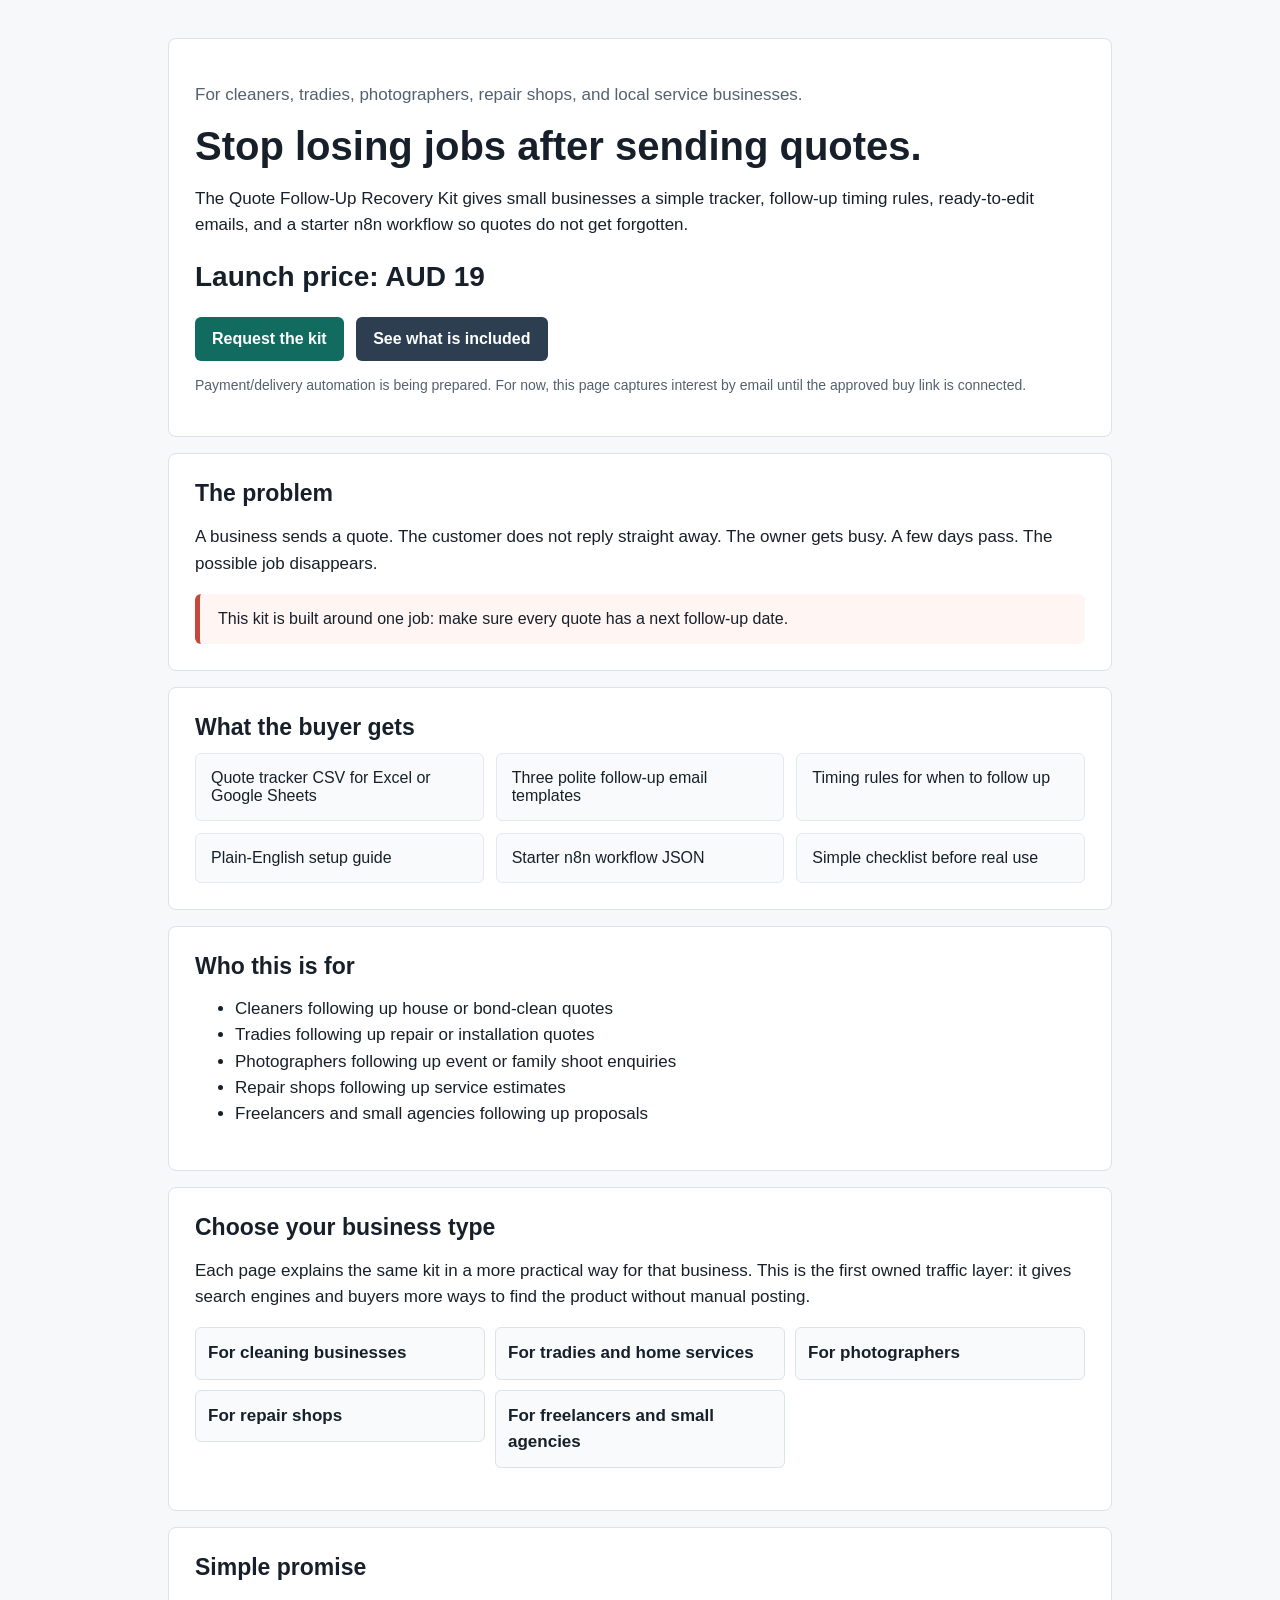
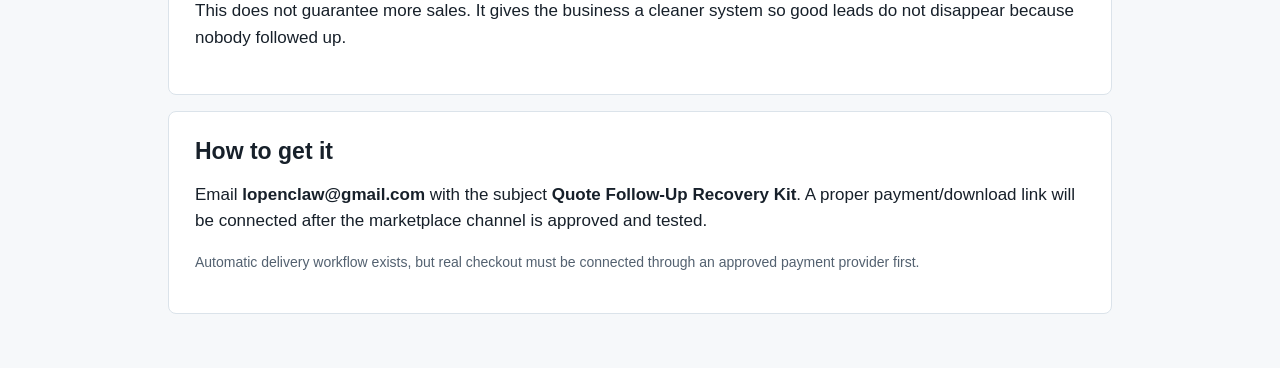
<file: index.html>
<!doctype html>
<html lang="en">
<head>
  <meta charset="utf-8">
  <meta name="viewport" content="width=device-width, initial-scale=1">
  <title>Quote Follow-Up Recovery Kit</title>
  <meta name="description" content="A simple quote tracker, follow-up email pack, timing guide, and starter n8n workflow for small service businesses.">
  <link rel="canonical" href="https://openclaw-lab-sketch.github.io/quote-follow-up-recovery-kit-sales/">
  <style>
    :root {
      --ink: #17202a;
      --muted: #536170;
      --line: #dbe3ea;
      --bg: #f6f8fa;
      --green: #116b5f;
      --red: #c7473f;
      --soft: #fff5f3;
      --white: #ffffff;
    }
    * { box-sizing: border-box; }
    body { font-family: Arial, sans-serif; margin: 0; color: var(--ink); background: var(--bg); }
    main { max-width: 980px; margin: 0 auto; padding: 38px 18px; }
    section { background: var(--white); border: 1px solid var(--line); border-radius: 8px; padding: 26px; margin-bottom: 16px; }
    h1 { font-size: 40px; line-height: 1.08; margin: 0 0 14px; max-width: 780px; letter-spacing: 0; }
    h2 { font-size: 23px; margin: 0 0 12px; letter-spacing: 0; }
    p, li { font-size: 17px; line-height: 1.55; }
    .muted { color: var(--muted); }
    .price { font-size: 28px; font-weight: 700; margin: 8px 0 18px; }
    .cta { display: inline-block; background: var(--green); color: white; padding: 13px 17px; border-radius: 6px; text-decoration: none; font-weight: 700; }
    .cta.secondary { background: #2c3e50; margin-left: 8px; }
    .grid { display: grid; grid-template-columns: repeat(auto-fit, minmax(225px, 1fr)); gap: 12px; }
    .card { background: #f8fafb; border: 1px solid #e5e9ef; border-radius: 6px; padding: 15px; }
    .proof { border-left: 5px solid var(--red); background: var(--soft); padding: 16px 18px; border-radius: 6px; }
    .small { font-size: 14px; color: var(--muted); }
    .link-list { display: grid; grid-template-columns: repeat(auto-fit, minmax(230px, 1fr)); gap: 10px; padding: 0; list-style: none; }
    .link-list a { display: block; border: 1px solid var(--line); background: #f8fafb; border-radius: 6px; padding: 12px; color: var(--ink); text-decoration: none; font-weight: 700; }
    @media (max-width: 640px) {
      h1 { font-size: 32px; }
      section { padding: 20px; }
      .cta { display: block; text-align: center; margin-bottom: 10px; }
      .cta.secondary { margin-left: 0; }
    }
  </style>
</head>
<body>
  <main>
    <section>
      <p class="muted">For cleaners, tradies, photographers, repair shops, and local service businesses.</p>
      <h1>Stop losing jobs after sending quotes.</h1>
      <p>The Quote Follow-Up Recovery Kit gives small businesses a simple tracker, follow-up timing rules, ready-to-edit emails, and a starter n8n workflow so quotes do not get forgotten.</p>
      <p class="price">Launch price: AUD 19</p>
      <a class="cta" href="mailto:lopenclaw@gmail.com?subject=Quote%20Follow-Up%20Recovery%20Kit">Request the kit</a>
      <a class="cta secondary" href="#what-you-get">See what is included</a>
      <p class="small">Payment/delivery automation is being prepared. For now, this page captures interest by email until the approved buy link is connected.</p>
    </section>

    <section>
      <h2>The problem</h2>
      <p>A business sends a quote. The customer does not reply straight away. The owner gets busy. A few days pass. The possible job disappears.</p>
      <div class="proof">This kit is built around one job: make sure every quote has a next follow-up date.</div>
    </section>

    <section id="what-you-get">
      <h2>What the buyer gets</h2>
      <div class="grid">
        <div class="card">Quote tracker CSV for Excel or Google Sheets</div>
        <div class="card">Three polite follow-up email templates</div>
        <div class="card">Timing rules for when to follow up</div>
        <div class="card">Plain-English setup guide</div>
        <div class="card">Starter n8n workflow JSON</div>
        <div class="card">Simple checklist before real use</div>
      </div>
    </section>

    <section>
      <h2>Who this is for</h2>
      <ul>
        <li>Cleaners following up house or bond-clean quotes</li>
        <li>Tradies following up repair or installation quotes</li>
        <li>Photographers following up event or family shoot enquiries</li>
        <li>Repair shops following up service estimates</li>
        <li>Freelancers and small agencies following up proposals</li>
      </ul>
    </section>

    <section>
      <h2>Choose your business type</h2>
      <p>Each page explains the same kit in a more practical way for that business. This is the first owned traffic layer: it gives search engines and buyers more ways to find the product without manual posting.</p>
      <ul class="link-list">
        <li><a href="for-cleaners.html">For cleaning businesses</a></li>
        <li><a href="for-tradies.html">For tradies and home services</a></li>
        <li><a href="for-photographers.html">For photographers</a></li>
        <li><a href="for-repair-shops.html">For repair shops</a></li>
        <li><a href="for-freelancers.html">For freelancers and small agencies</a></li>
      </ul>
    </section>

    <section>
      <h2>Simple promise</h2>
      <p>This does not guarantee more sales. It gives the business a cleaner system so good leads do not disappear because nobody followed up.</p>
    </section>

    <section>
      <h2>How to get it</h2>
      <p>Email <strong>lopenclaw@gmail.com</strong> with the subject <strong>Quote Follow-Up Recovery Kit</strong>. A proper payment/download link will be connected after the marketplace channel is approved and tested.</p>
      <p class="small">Automatic delivery workflow exists, but real checkout must be connected through an approved payment provider first.</p>
    </section>
  </main>
</body>
</html>
</file>
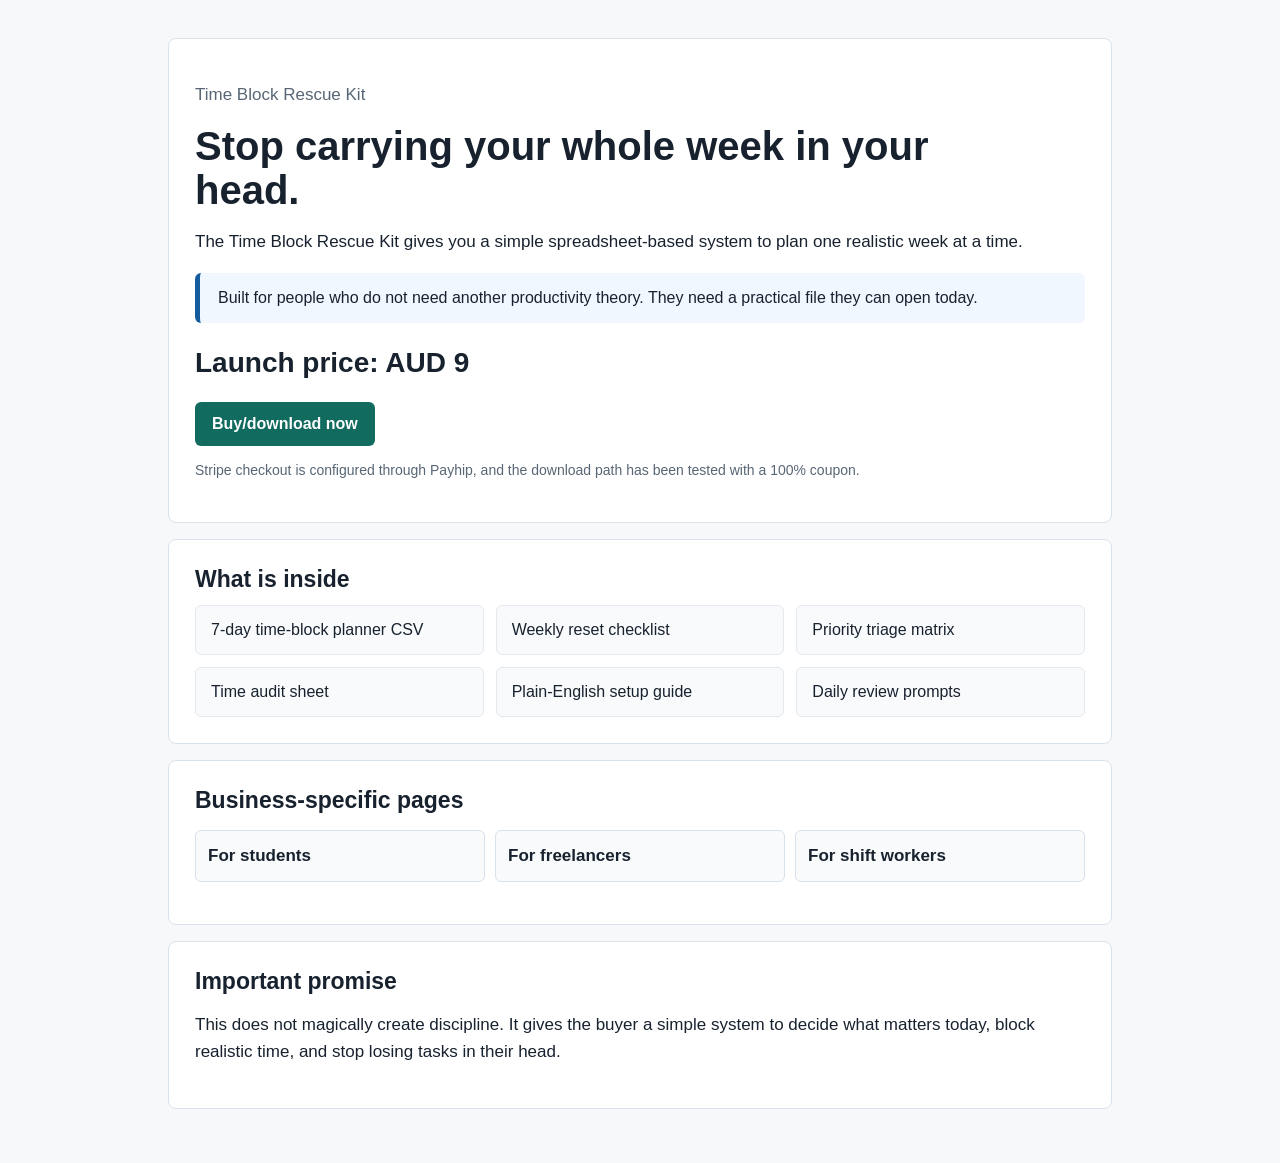
<file: time-block-rescue-kit/index.html>
<!doctype html>
<html lang="en">
<head>
  <meta charset="utf-8">
  <meta name="viewport" content="width=device-width, initial-scale=1">
  <title>Time Block Rescue Kit</title>
  <meta name="description" content="A simple time-blocking planner, time audit, priority matrix, and weekly reset kit for overloaded students, freelancers, and shift workers.">
  <link rel="canonical" href="https://openclaw-lab-sketch.github.io/quote-follow-up-recovery-kit-sales/time-block-rescue-kit/">
  <link rel="stylesheet" href="style.css">
</head>
<body>
  <main>
    <section>
      <p class="muted">Time Block Rescue Kit</p>
      <h1>Stop carrying your whole week in your head.</h1>
      <p>The Time Block Rescue Kit gives you a simple spreadsheet-based system to plan one realistic week at a time.</p><div class="proof">Built for people who do not need another productivity theory. They need a practical file they can open today.</div>
      <p class="price">Launch price: AUD 9</p>
      <a class="cta" href="https://payhip.com/b/Xh15H">Buy/download now</a>
      <p class="small">Stripe checkout is configured through Payhip, and the download path has been tested with a 100% coupon.</p>
    </section>
    <section>
      <h2>What is inside</h2>
      <div class="grid">
        <div class="card">7-day time-block planner CSV</div>
        <div class="card">Weekly reset checklist</div>
        <div class="card">Priority triage matrix</div>
        <div class="card">Time audit sheet</div>
        <div class="card">Plain-English setup guide</div>
        <div class="card">Daily review prompts</div>
      </div>
    </section>
    <section>
      <h2>Business-specific pages</h2>
      <ul class="link-list">
        <li><a href="for-students.html">For students</a></li>
        <li><a href="for-freelancers.html">For freelancers</a></li>
        <li><a href="for-shift-workers.html">For shift workers</a></li>
      </ul>
    </section>
    <section>
      <h2>Important promise</h2>
      <p>This does not magically create discipline. It gives the buyer a simple system to decide what matters today, block realistic time, and stop losing tasks in their head.</p>
    </section>
  </main>
</body>
</html>
</file>
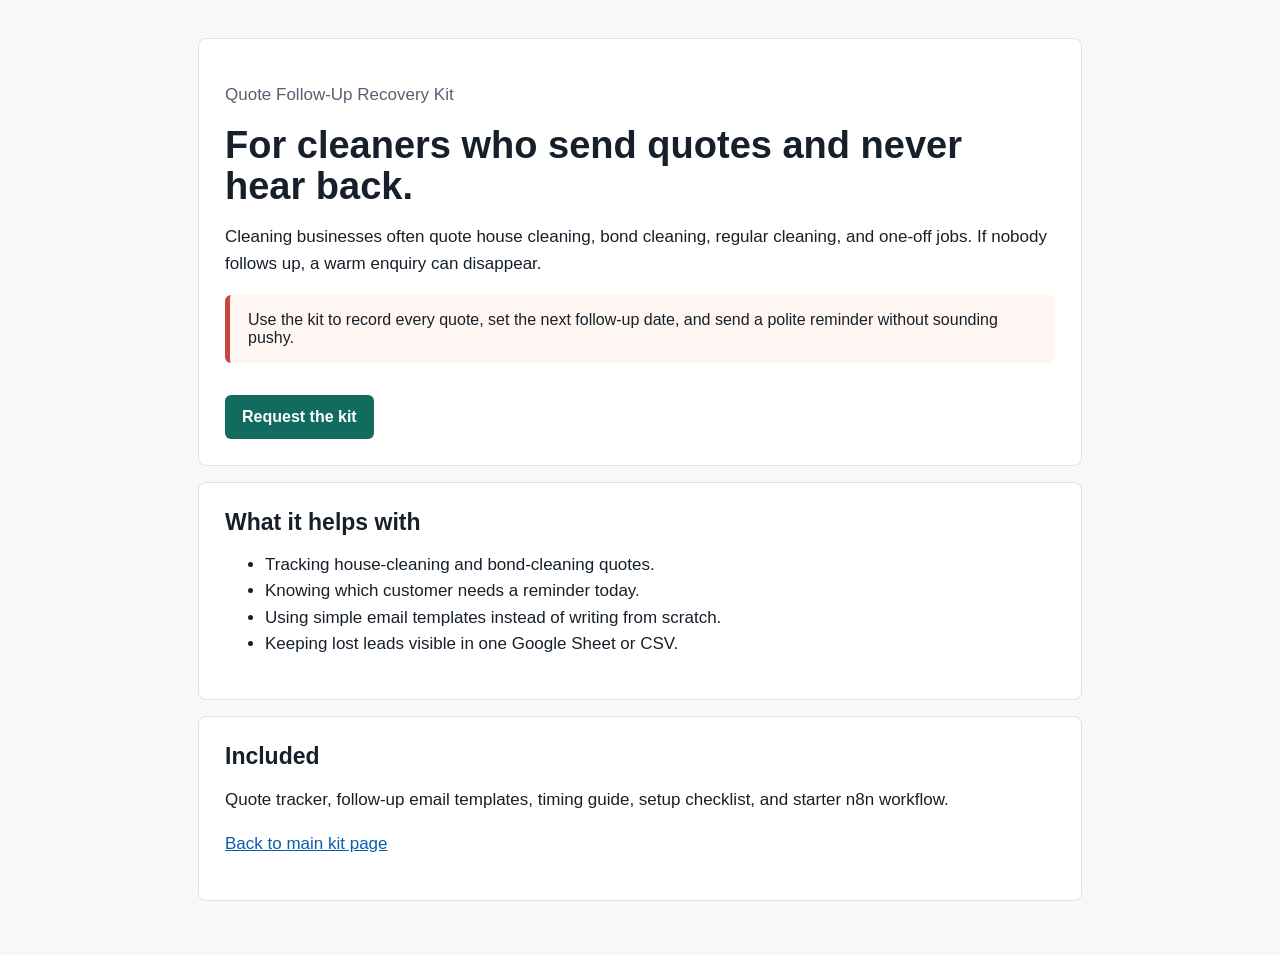
<file: for-cleaners.html>
<!doctype html>
<html lang="en">
<head>
  <meta charset="utf-8">
  <meta name="viewport" content="width=device-width, initial-scale=1">
  <title>Quote Follow-Up Tracker for Cleaning Businesses</title>
  <meta name="description" content="A simple quote follow-up tracker and email kit for cleaning businesses that quote house cleaning, bond cleaning, and regular cleaning jobs.">
  <link rel="canonical" href="https://openclaw-lab-sketch.github.io/quote-follow-up-recovery-kit-sales/for-cleaners.html">
  <link rel="stylesheet" href="style.css">
</head>
<body>
  <main>
    <section>
      <p class="muted">Quote Follow-Up Recovery Kit</p>
      <h1>For cleaners who send quotes and never hear back.</h1>
      <p>Cleaning businesses often quote house cleaning, bond cleaning, regular cleaning, and one-off jobs. If nobody follows up, a warm enquiry can disappear.</p>
      <div class="proof">Use the kit to record every quote, set the next follow-up date, and send a polite reminder without sounding pushy.</div>
      <a class="cta" href="mailto:lopenclaw@gmail.com?subject=Quote%20Follow-Up%20Recovery%20Kit%20for%20cleaners">Request the kit</a>
    </section>
    <section>
      <h2>What it helps with</h2>
      <ul>
        <li>Tracking house-cleaning and bond-cleaning quotes.</li>
        <li>Knowing which customer needs a reminder today.</li>
        <li>Using simple email templates instead of writing from scratch.</li>
        <li>Keeping lost leads visible in one Google Sheet or CSV.</li>
      </ul>
    </section>
    <section>
      <h2>Included</h2>
      <p>Quote tracker, follow-up email templates, timing guide, setup checklist, and starter n8n workflow.</p>
      <p><a href="index.html">Back to main kit page</a></p>
    </section>
  </main>
</body>
</html>
</file>
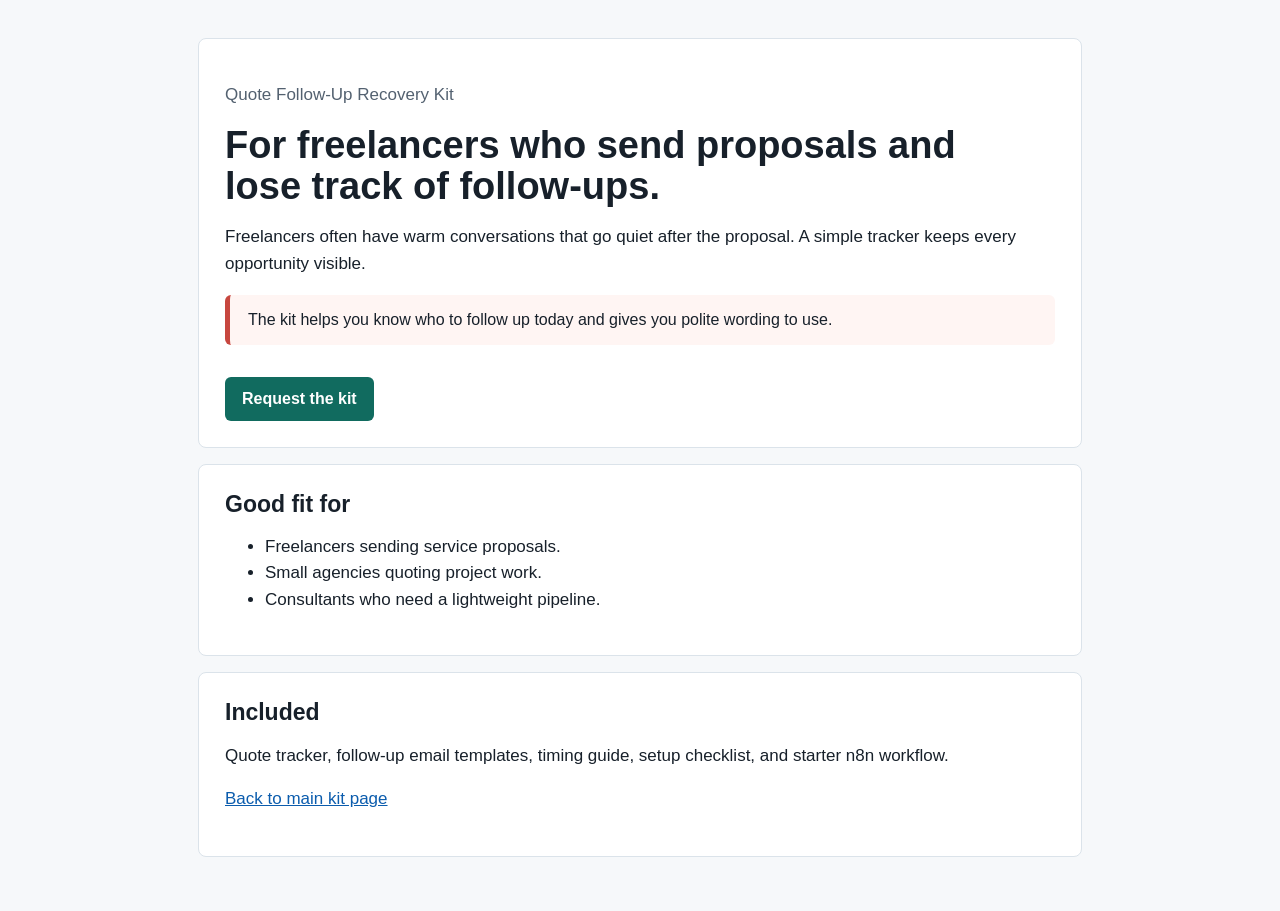
<file: for-freelancers.html>
<!doctype html>
<html lang="en">
<head>
  <meta charset="utf-8">
  <meta name="viewport" content="width=device-width, initial-scale=1">
  <title>Proposal Follow-Up Tracker for Freelancers</title>
  <meta name="description" content="A simple proposal follow-up tracker and email kit for freelancers and small agencies that need to follow up sent proposals.">
  <link rel="canonical" href="https://openclaw-lab-sketch.github.io/quote-follow-up-recovery-kit-sales/for-freelancers.html">
  <link rel="stylesheet" href="style.css">
</head>
<body>
  <main>
    <section>
      <p class="muted">Quote Follow-Up Recovery Kit</p>
      <h1>For freelancers who send proposals and lose track of follow-ups.</h1>
      <p>Freelancers often have warm conversations that go quiet after the proposal. A simple tracker keeps every opportunity visible.</p>
      <div class="proof">The kit helps you know who to follow up today and gives you polite wording to use.</div>
      <a class="cta" href="mailto:lopenclaw@gmail.com?subject=Quote%20Follow-Up%20Recovery%20Kit%20for%20freelancers">Request the kit</a>
    </section>
    <section>
      <h2>Good fit for</h2>
      <ul>
        <li>Freelancers sending service proposals.</li>
        <li>Small agencies quoting project work.</li>
        <li>Consultants who need a lightweight pipeline.</li>
      </ul>
    </section>
    <section>
      <h2>Included</h2>
      <p>Quote tracker, follow-up email templates, timing guide, setup checklist, and starter n8n workflow.</p>
      <p><a href="index.html">Back to main kit page</a></p>
    </section>
  </main>
</body>
</html>
</file>
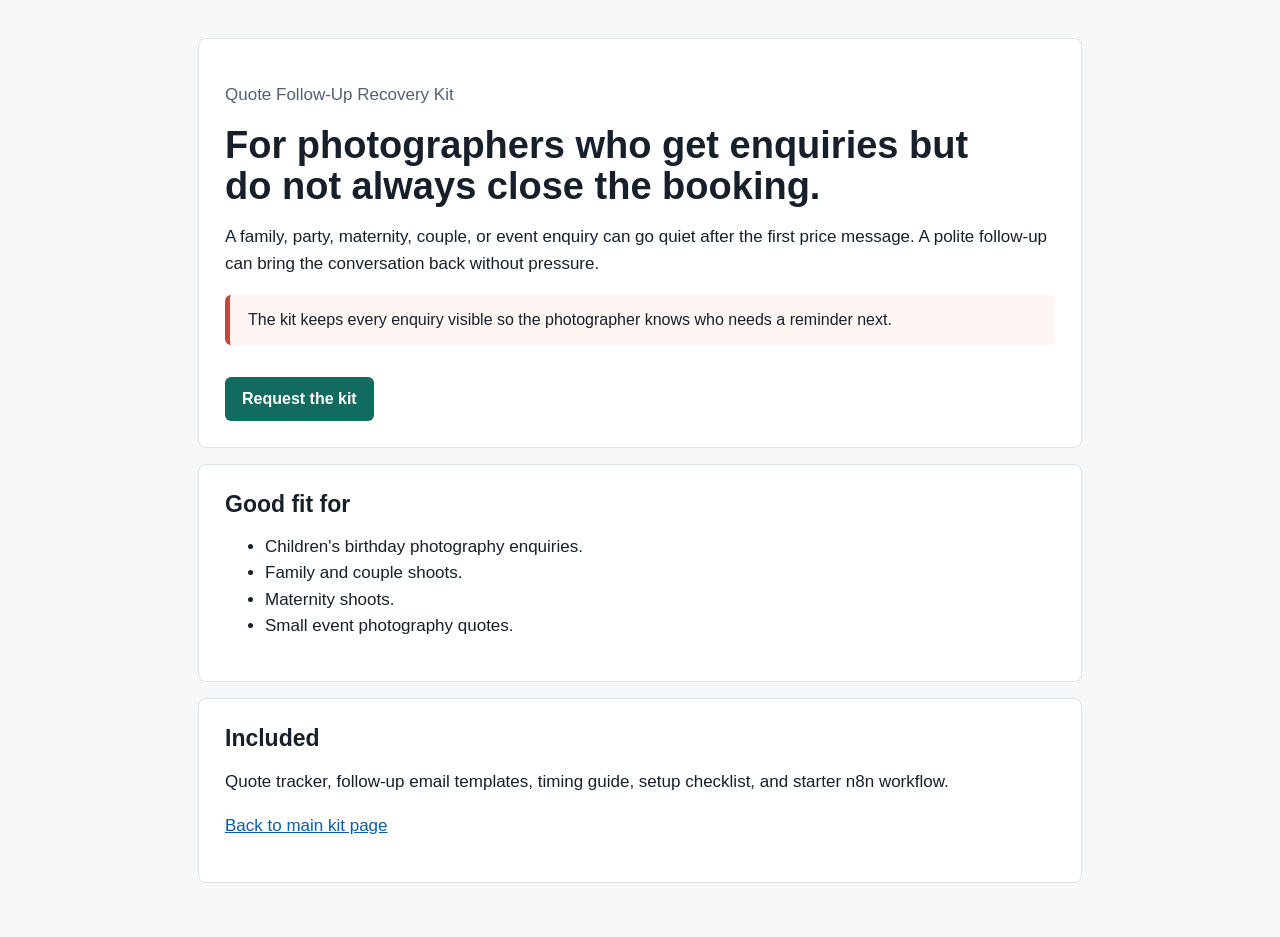
<file: for-photographers.html>
<!doctype html>
<html lang="en">
<head>
  <meta charset="utf-8">
  <meta name="viewport" content="width=device-width, initial-scale=1">
  <title>Booking Enquiry Follow-Up Tracker for Photographers</title>
  <meta name="description" content="A simple follow-up tracker and email kit for photographers who need to follow up event, family, birthday, maternity, and couple shoot enquiries.">
  <link rel="canonical" href="https://openclaw-lab-sketch.github.io/quote-follow-up-recovery-kit-sales/for-photographers.html">
  <link rel="stylesheet" href="style.css">
</head>
<body>
  <main>
    <section>
      <p class="muted">Quote Follow-Up Recovery Kit</p>
      <h1>For photographers who get enquiries but do not always close the booking.</h1>
      <p>A family, party, maternity, couple, or event enquiry can go quiet after the first price message. A polite follow-up can bring the conversation back without pressure.</p>
      <div class="proof">The kit keeps every enquiry visible so the photographer knows who needs a reminder next.</div>
      <a class="cta" href="mailto:lopenclaw@gmail.com?subject=Quote%20Follow-Up%20Recovery%20Kit%20for%20photographers">Request the kit</a>
    </section>
    <section>
      <h2>Good fit for</h2>
      <ul>
        <li>Children's birthday photography enquiries.</li>
        <li>Family and couple shoots.</li>
        <li>Maternity shoots.</li>
        <li>Small event photography quotes.</li>
      </ul>
    </section>
    <section>
      <h2>Included</h2>
      <p>Quote tracker, follow-up email templates, timing guide, setup checklist, and starter n8n workflow.</p>
      <p><a href="index.html">Back to main kit page</a></p>
    </section>
  </main>
</body>
</html>
</file>
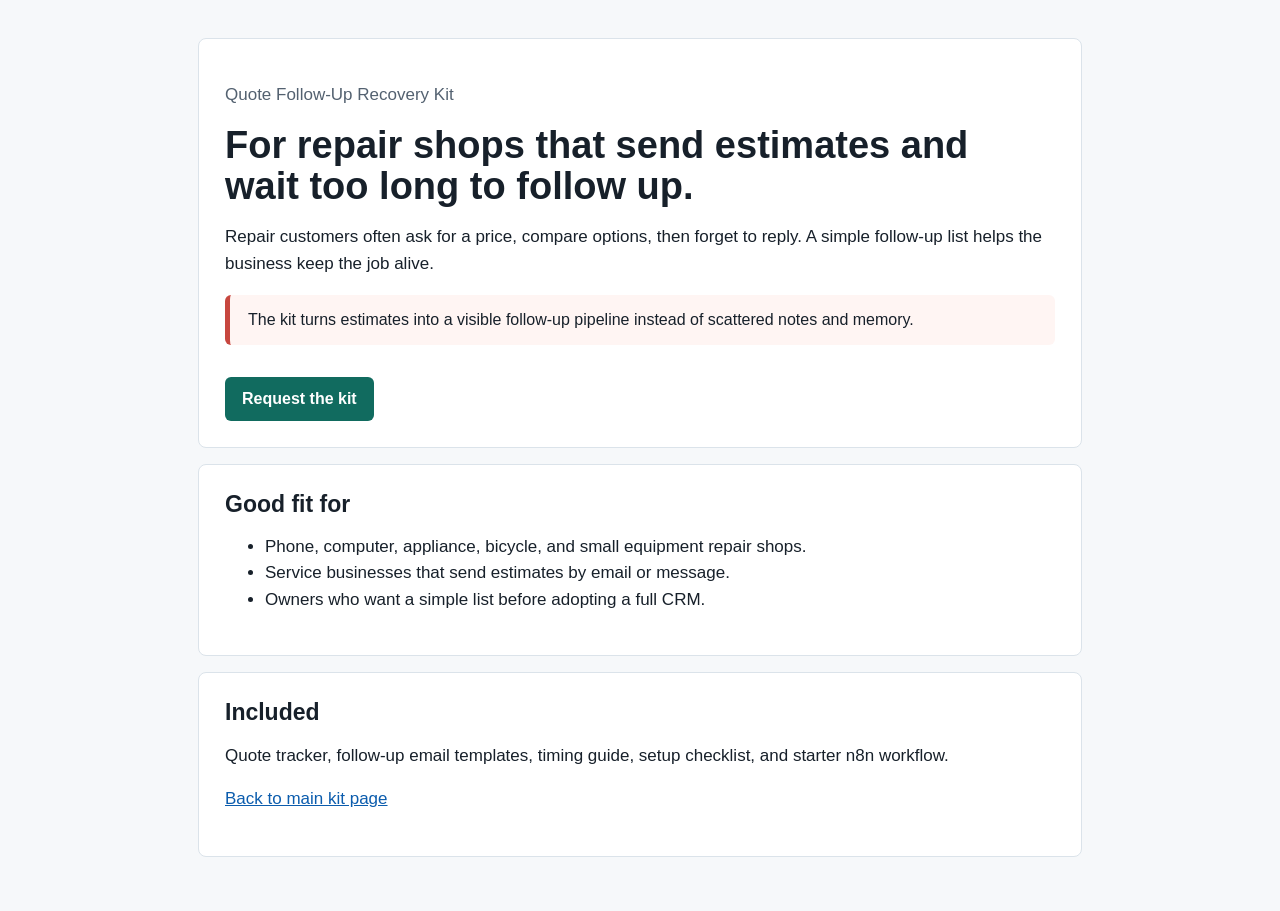
<file: for-repair-shops.html>
<!doctype html>
<html lang="en">
<head>
  <meta charset="utf-8">
  <meta name="viewport" content="width=device-width, initial-scale=1">
  <title>Estimate Follow-Up Tracker for Repair Shops</title>
  <meta name="description" content="A simple estimate follow-up tracker for repair shops and service businesses that need to follow up customers after sending quotes.">
  <link rel="canonical" href="https://openclaw-lab-sketch.github.io/quote-follow-up-recovery-kit-sales/for-repair-shops.html">
  <link rel="stylesheet" href="style.css">
</head>
<body>
  <main>
    <section>
      <p class="muted">Quote Follow-Up Recovery Kit</p>
      <h1>For repair shops that send estimates and wait too long to follow up.</h1>
      <p>Repair customers often ask for a price, compare options, then forget to reply. A simple follow-up list helps the business keep the job alive.</p>
      <div class="proof">The kit turns estimates into a visible follow-up pipeline instead of scattered notes and memory.</div>
      <a class="cta" href="mailto:lopenclaw@gmail.com?subject=Quote%20Follow-Up%20Recovery%20Kit%20for%20repair%20shops">Request the kit</a>
    </section>
    <section>
      <h2>Good fit for</h2>
      <ul>
        <li>Phone, computer, appliance, bicycle, and small equipment repair shops.</li>
        <li>Service businesses that send estimates by email or message.</li>
        <li>Owners who want a simple list before adopting a full CRM.</li>
      </ul>
    </section>
    <section>
      <h2>Included</h2>
      <p>Quote tracker, follow-up email templates, timing guide, setup checklist, and starter n8n workflow.</p>
      <p><a href="index.html">Back to main kit page</a></p>
    </section>
  </main>
</body>
</html>
</file>
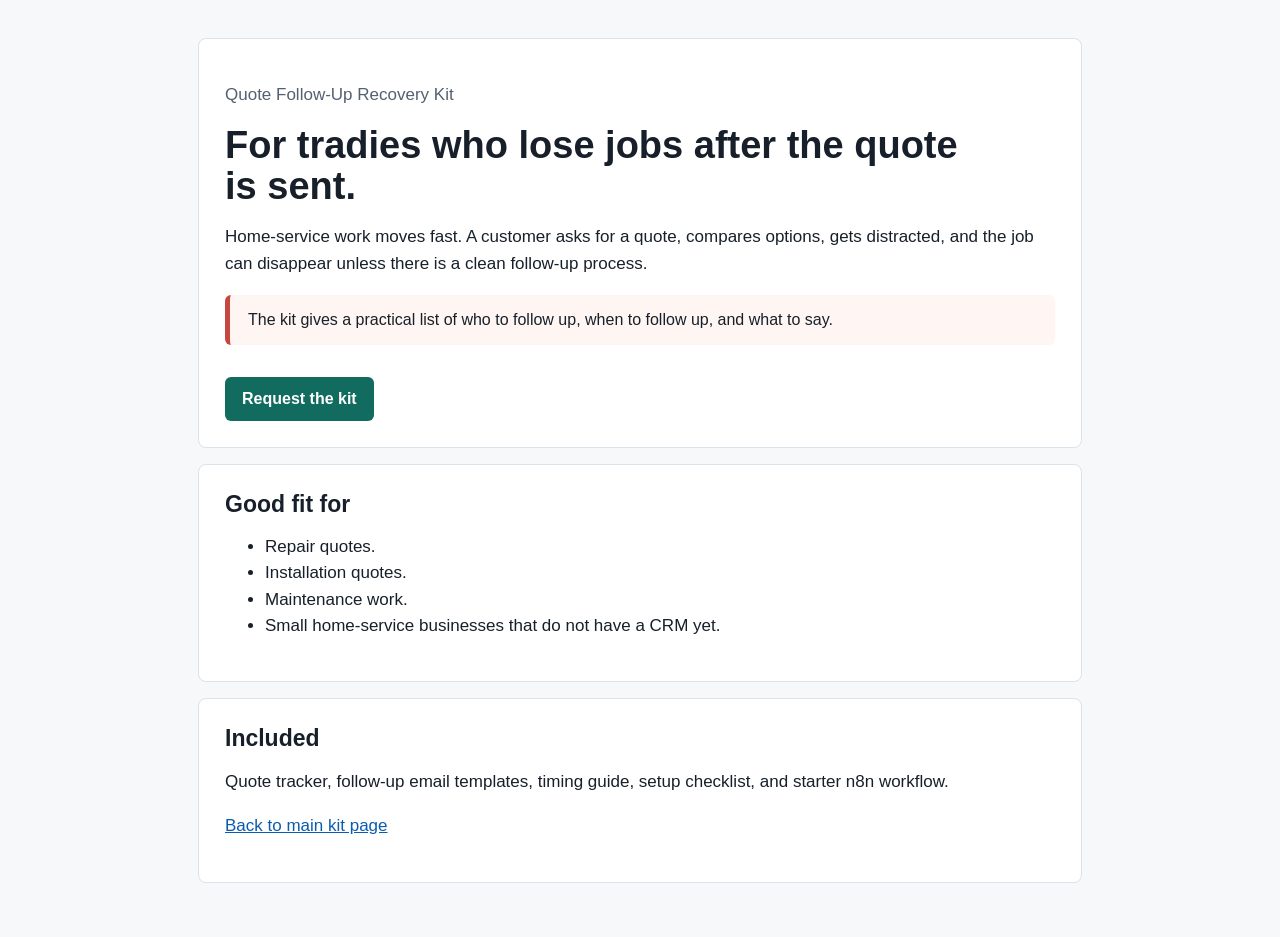
<file: for-tradies.html>
<!doctype html>
<html lang="en">
<head>
  <meta charset="utf-8">
  <meta name="viewport" content="width=device-width, initial-scale=1">
  <title>Quote Follow-Up System for Tradies and Home Services</title>
  <meta name="description" content="A simple quote follow-up kit for tradies and home service businesses that need to follow up repair, maintenance, and installation quotes.">
  <link rel="canonical" href="https://openclaw-lab-sketch.github.io/quote-follow-up-recovery-kit-sales/for-tradies.html">
  <link rel="stylesheet" href="style.css">
</head>
<body>
  <main>
    <section>
      <p class="muted">Quote Follow-Up Recovery Kit</p>
      <h1>For tradies who lose jobs after the quote is sent.</h1>
      <p>Home-service work moves fast. A customer asks for a quote, compares options, gets distracted, and the job can disappear unless there is a clean follow-up process.</p>
      <div class="proof">The kit gives a practical list of who to follow up, when to follow up, and what to say.</div>
      <a class="cta" href="mailto:lopenclaw@gmail.com?subject=Quote%20Follow-Up%20Recovery%20Kit%20for%20tradies">Request the kit</a>
    </section>
    <section>
      <h2>Good fit for</h2>
      <ul>
        <li>Repair quotes.</li>
        <li>Installation quotes.</li>
        <li>Maintenance work.</li>
        <li>Small home-service businesses that do not have a CRM yet.</li>
      </ul>
    </section>
    <section>
      <h2>Included</h2>
      <p>Quote tracker, follow-up email templates, timing guide, setup checklist, and starter n8n workflow.</p>
      <p><a href="index.html">Back to main kit page</a></p>
    </section>
  </main>
</body>
</html>
</file>
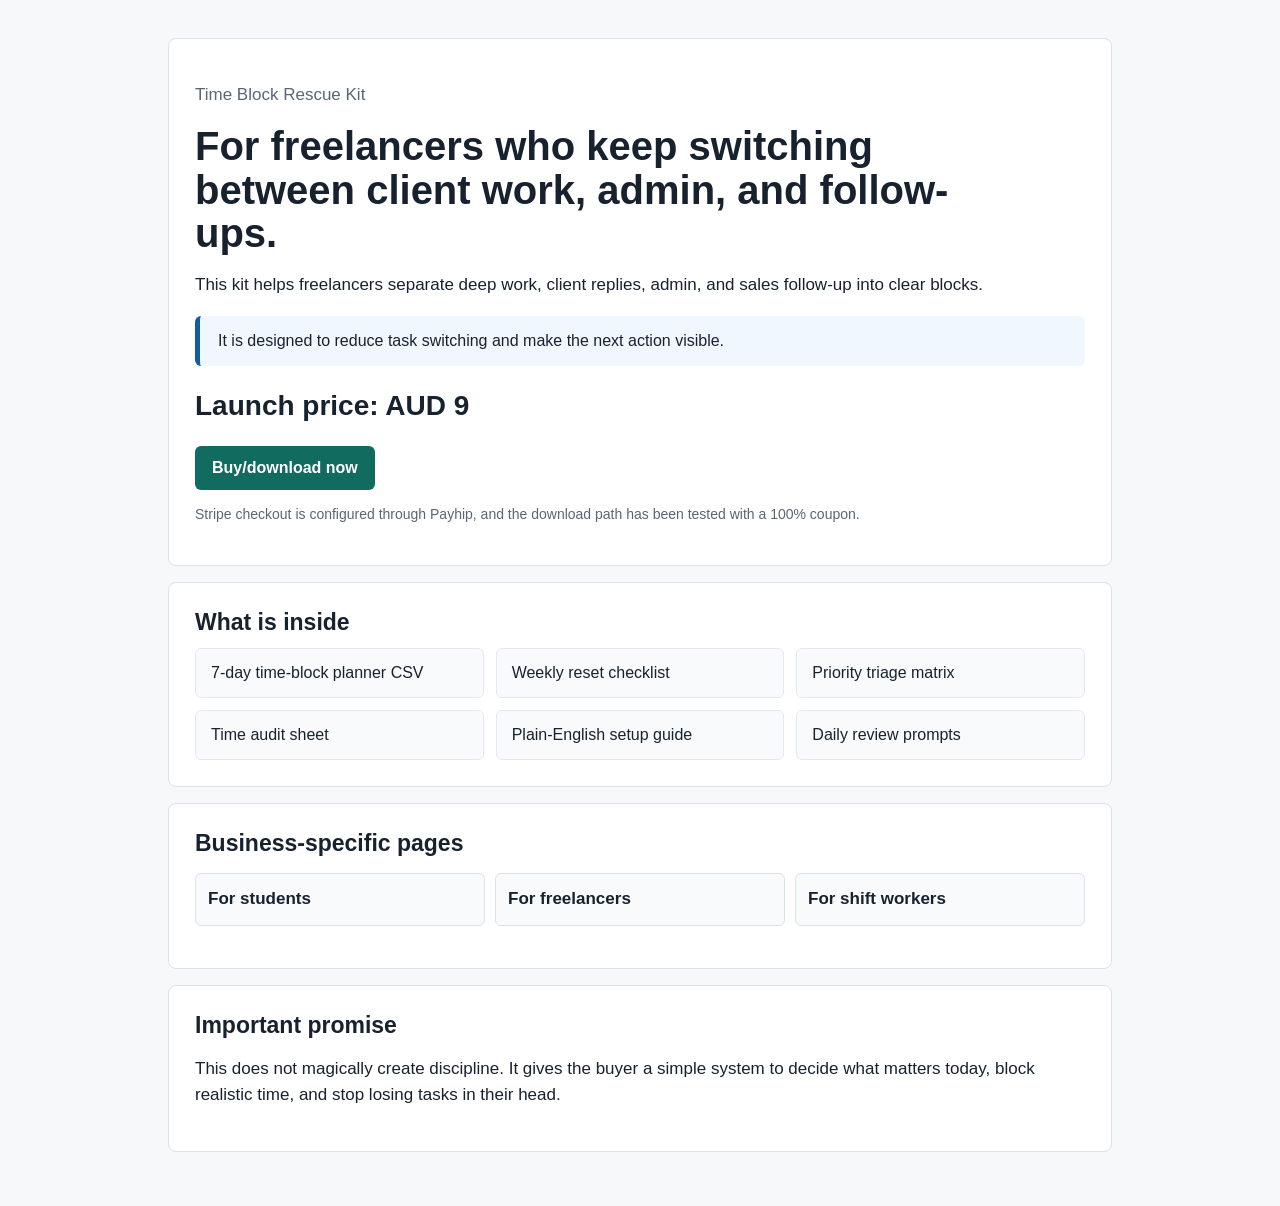
<file: time-block-rescue-kit/for-freelancers.html>
<!doctype html>
<html lang="en">
<head>
  <meta charset="utf-8">
  <meta name="viewport" content="width=device-width, initial-scale=1">
  <title>Time Block Planner for Freelancers</title>
  <meta name="description" content="A simple weekly planning kit for freelancers balancing client work, admin, outreach, and delivery deadlines.">
  <link rel="canonical" href="https://openclaw-lab-sketch.github.io/quote-follow-up-recovery-kit-sales/time-block-rescue-kit/">
  <link rel="stylesheet" href="style.css">
</head>
<body>
  <main>
    <section>
      <p class="muted">Time Block Rescue Kit</p>
      <h1>For freelancers who keep switching between client work, admin, and follow-ups.</h1>
      <p>This kit helps freelancers separate deep work, client replies, admin, and sales follow-up into clear blocks.</p><div class="proof">It is designed to reduce task switching and make the next action visible.</div>
      <p class="price">Launch price: AUD 9</p>
      <a class="cta" href="https://payhip.com/b/Xh15H">Buy/download now</a>
      <p class="small">Stripe checkout is configured through Payhip, and the download path has been tested with a 100% coupon.</p>
    </section>
    <section>
      <h2>What is inside</h2>
      <div class="grid">
        <div class="card">7-day time-block planner CSV</div>
        <div class="card">Weekly reset checklist</div>
        <div class="card">Priority triage matrix</div>
        <div class="card">Time audit sheet</div>
        <div class="card">Plain-English setup guide</div>
        <div class="card">Daily review prompts</div>
      </div>
    </section>
    <section>
      <h2>Business-specific pages</h2>
      <ul class="link-list">
        <li><a href="for-students.html">For students</a></li>
        <li><a href="for-freelancers.html">For freelancers</a></li>
        <li><a href="for-shift-workers.html">For shift workers</a></li>
      </ul>
    </section>
    <section>
      <h2>Important promise</h2>
      <p>This does not magically create discipline. It gives the buyer a simple system to decide what matters today, block realistic time, and stop losing tasks in their head.</p>
    </section>
  </main>
</body>
</html>
</file>
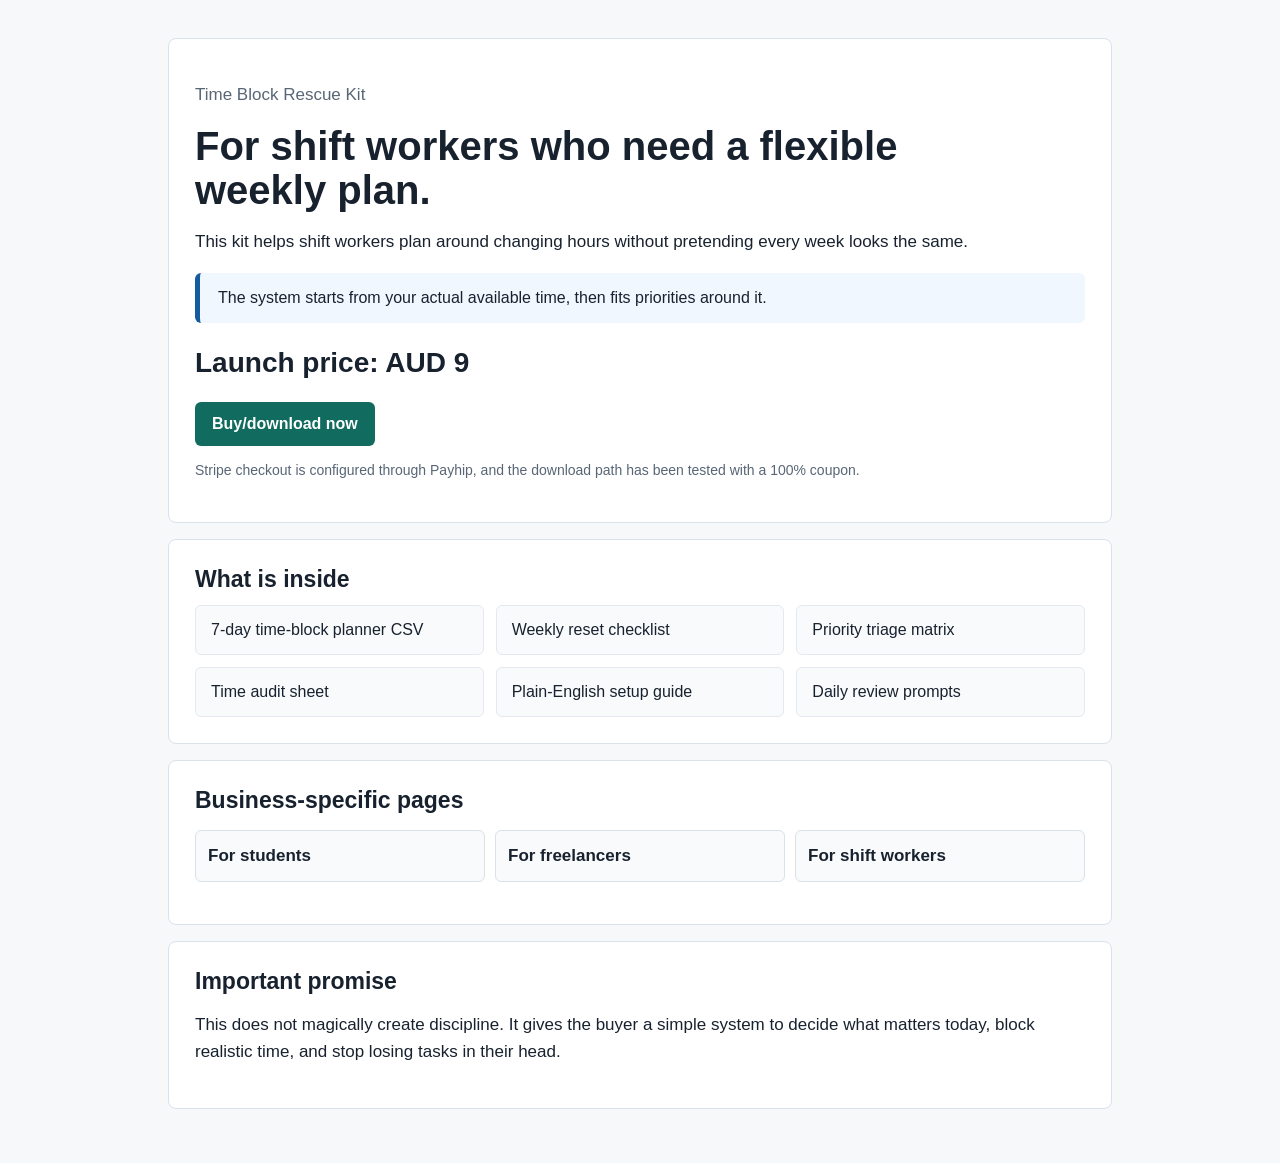
<file: time-block-rescue-kit/for-shift-workers.html>
<!doctype html>
<html lang="en">
<head>
  <meta charset="utf-8">
  <meta name="viewport" content="width=device-width, initial-scale=1">
  <title>Weekly Planner for Shift Workers</title>
  <meta name="description" content="A simple weekly time-blocking kit for shift workers who need to plan around changing hours, study, errands, and rest.">
  <link rel="canonical" href="https://openclaw-lab-sketch.github.io/quote-follow-up-recovery-kit-sales/time-block-rescue-kit/">
  <link rel="stylesheet" href="style.css">
</head>
<body>
  <main>
    <section>
      <p class="muted">Time Block Rescue Kit</p>
      <h1>For shift workers who need a flexible weekly plan.</h1>
      <p>This kit helps shift workers plan around changing hours without pretending every week looks the same.</p><div class="proof">The system starts from your actual available time, then fits priorities around it.</div>
      <p class="price">Launch price: AUD 9</p>
      <a class="cta" href="https://payhip.com/b/Xh15H">Buy/download now</a>
      <p class="small">Stripe checkout is configured through Payhip, and the download path has been tested with a 100% coupon.</p>
    </section>
    <section>
      <h2>What is inside</h2>
      <div class="grid">
        <div class="card">7-day time-block planner CSV</div>
        <div class="card">Weekly reset checklist</div>
        <div class="card">Priority triage matrix</div>
        <div class="card">Time audit sheet</div>
        <div class="card">Plain-English setup guide</div>
        <div class="card">Daily review prompts</div>
      </div>
    </section>
    <section>
      <h2>Business-specific pages</h2>
      <ul class="link-list">
        <li><a href="for-students.html">For students</a></li>
        <li><a href="for-freelancers.html">For freelancers</a></li>
        <li><a href="for-shift-workers.html">For shift workers</a></li>
      </ul>
    </section>
    <section>
      <h2>Important promise</h2>
      <p>This does not magically create discipline. It gives the buyer a simple system to decide what matters today, block realistic time, and stop losing tasks in their head.</p>
    </section>
  </main>
</body>
</html>
</file>
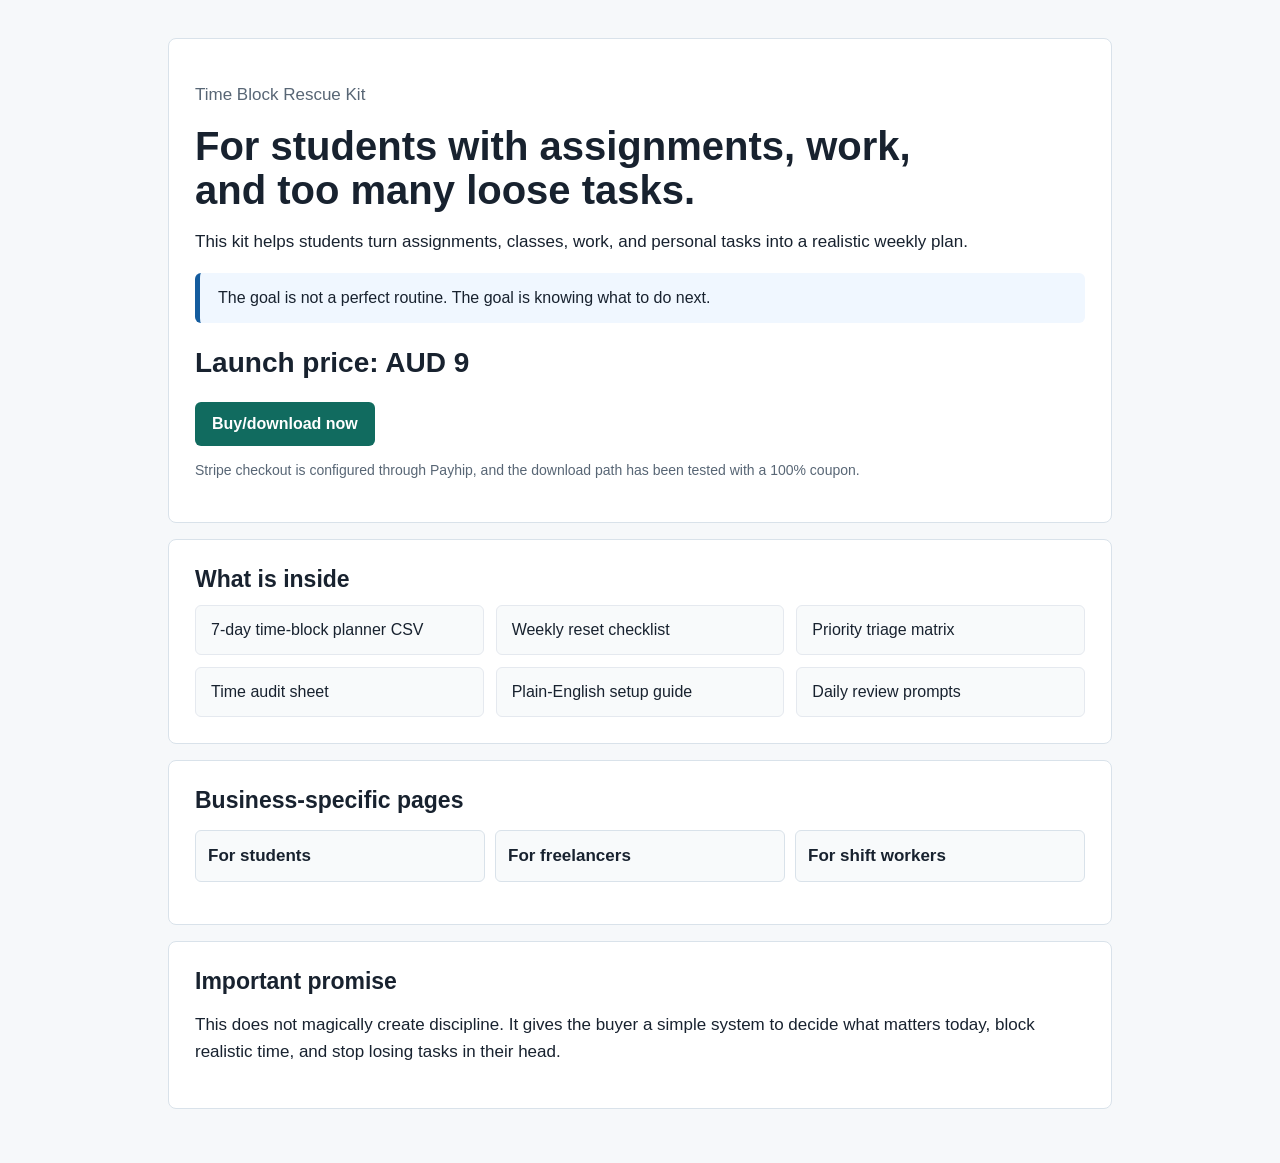
<file: time-block-rescue-kit/for-students.html>
<!doctype html>
<html lang="en">
<head>
  <meta charset="utf-8">
  <meta name="viewport" content="width=device-width, initial-scale=1">
  <title>Time Management Kit for Students</title>
  <meta name="description" content="A simple assignment and study time-blocking kit for students who need to organize deadlines, study blocks, and weekly priorities.">
  <link rel="canonical" href="https://openclaw-lab-sketch.github.io/quote-follow-up-recovery-kit-sales/time-block-rescue-kit/">
  <link rel="stylesheet" href="style.css">
</head>
<body>
  <main>
    <section>
      <p class="muted">Time Block Rescue Kit</p>
      <h1>For students with assignments, work, and too many loose tasks.</h1>
      <p>This kit helps students turn assignments, classes, work, and personal tasks into a realistic weekly plan.</p><div class="proof">The goal is not a perfect routine. The goal is knowing what to do next.</div>
      <p class="price">Launch price: AUD 9</p>
      <a class="cta" href="https://payhip.com/b/Xh15H">Buy/download now</a>
      <p class="small">Stripe checkout is configured through Payhip, and the download path has been tested with a 100% coupon.</p>
    </section>
    <section>
      <h2>What is inside</h2>
      <div class="grid">
        <div class="card">7-day time-block planner CSV</div>
        <div class="card">Weekly reset checklist</div>
        <div class="card">Priority triage matrix</div>
        <div class="card">Time audit sheet</div>
        <div class="card">Plain-English setup guide</div>
        <div class="card">Daily review prompts</div>
      </div>
    </section>
    <section>
      <h2>Business-specific pages</h2>
      <ul class="link-list">
        <li><a href="for-students.html">For students</a></li>
        <li><a href="for-freelancers.html">For freelancers</a></li>
        <li><a href="for-shift-workers.html">For shift workers</a></li>
      </ul>
    </section>
    <section>
      <h2>Important promise</h2>
      <p>This does not magically create discipline. It gives the buyer a simple system to decide what matters today, block realistic time, and stop losing tasks in their head.</p>
    </section>
  </main>
</body>
</html>
</file>
<file: time-block-rescue-kit/style.css>
:root {
  --ink: #18222f;
  --muted: #586675;
  --line: #d9e2ea;
  --bg: #f6f8fa;
  --blue: #145c9e;
  --green: #116b5f;
  --soft: #f0f7ff;
  --white: #ffffff;
}
* { box-sizing: border-box; }
body { font-family: Arial, sans-serif; margin: 0; color: var(--ink); background: var(--bg); }
main { max-width: 980px; margin: 0 auto; padding: 38px 18px; }
section { background: var(--white); border: 1px solid var(--line); border-radius: 8px; padding: 26px; margin-bottom: 16px; }
h1 { font-size: 40px; line-height: 1.08; margin: 0 0 14px; max-width: 790px; letter-spacing: 0; }
h2 { font-size: 23px; margin: 0 0 12px; letter-spacing: 0; }
p, li { font-size: 17px; line-height: 1.55; }
a { color: var(--blue); }
.muted, .small { color: var(--muted); }
.small { font-size: 14px; }
.price { font-size: 28px; font-weight: 700; margin: 8px 0 18px; }
.cta { display: inline-block; background: var(--green); color: white; padding: 13px 17px; border-radius: 6px; text-decoration: none; font-weight: 700; }
.grid { display: grid; grid-template-columns: repeat(auto-fit, minmax(225px, 1fr)); gap: 12px; }
.card { background: #f8fafb; border: 1px solid #e5e9ef; border-radius: 6px; padding: 15px; }
.proof { border-left: 5px solid var(--blue); background: var(--soft); padding: 16px 18px; border-radius: 6px; margin: 18px 0; }
.link-list { display: grid; grid-template-columns: repeat(auto-fit, minmax(230px, 1fr)); gap: 10px; padding: 0; list-style: none; }
.link-list a { display: block; border: 1px solid var(--line); background: #f8fafb; border-radius: 6px; padding: 12px; color: var(--ink); text-decoration: none; font-weight: 700; }
@media (max-width: 640px) {
  h1 { font-size: 31px; }
  section { padding: 20px; }
  .cta { display: block; text-align: center; }
}
</file>
<file: style.css>
:root {
  --ink: #17202a;
  --muted: #536170;
  --line: #dbe3ea;
  --bg: #f6f8fa;
  --green: #116b5f;
  --red: #c7473f;
  --soft: #fff5f3;
  --white: #ffffff;
}
* { box-sizing: border-box; }
body { font-family: Arial, sans-serif; margin: 0; color: var(--ink); background: var(--bg); }
main { max-width: 920px; margin: 0 auto; padding: 38px 18px; }
section { background: var(--white); border: 1px solid var(--line); border-radius: 8px; padding: 26px; margin-bottom: 16px; }
h1 { font-size: 38px; line-height: 1.08; margin: 0 0 14px; max-width: 760px; letter-spacing: 0; }
h2 { font-size: 23px; margin: 0 0 12px; letter-spacing: 0; }
p, li { font-size: 17px; line-height: 1.55; }
a { color: #0b5cad; }
.muted { color: var(--muted); }
.cta { display: inline-block; background: var(--green); color: white; padding: 13px 17px; border-radius: 6px; text-decoration: none; font-weight: 700; margin-top: 14px; }
.proof { border-left: 5px solid var(--red); background: var(--soft); padding: 16px 18px; border-radius: 6px; margin: 18px 0; }
@media (max-width: 640px) {
  h1 { font-size: 31px; }
  section { padding: 20px; }
  .cta { display: block; text-align: center; }
}
</file>
